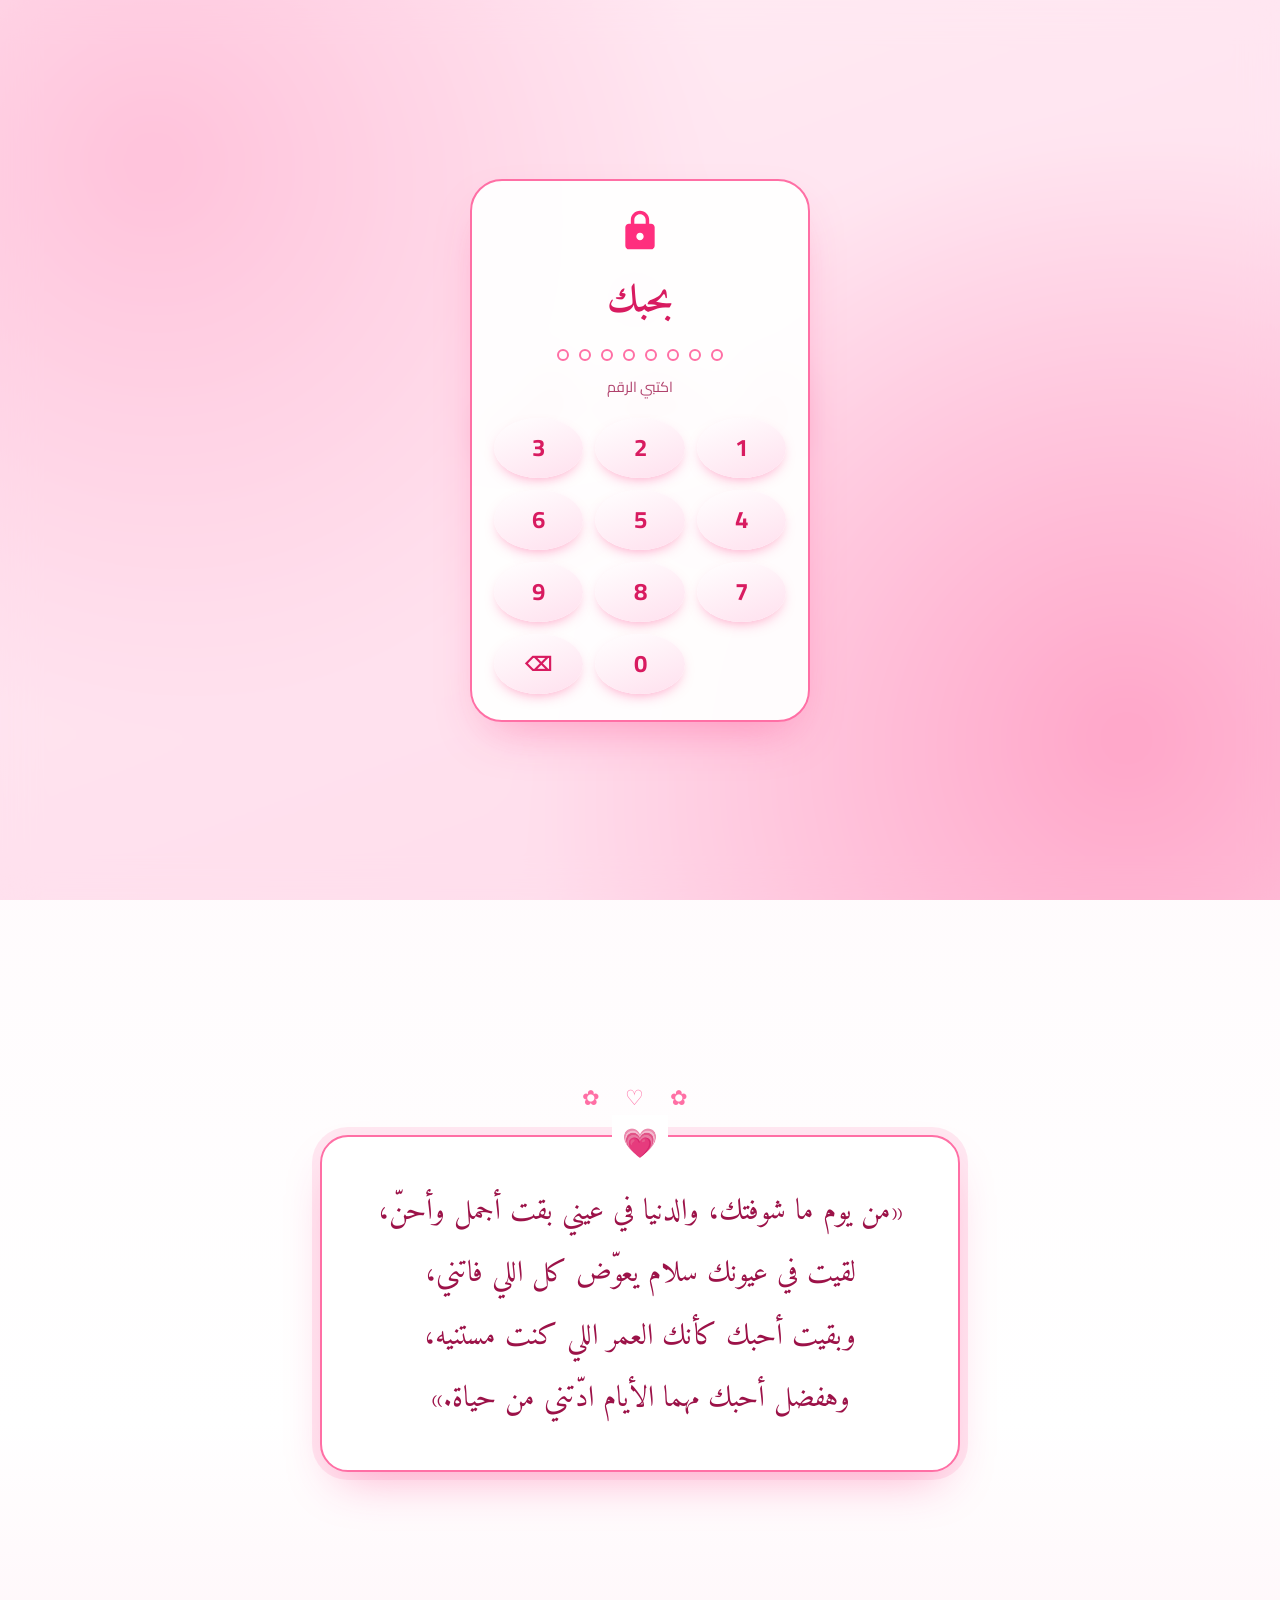
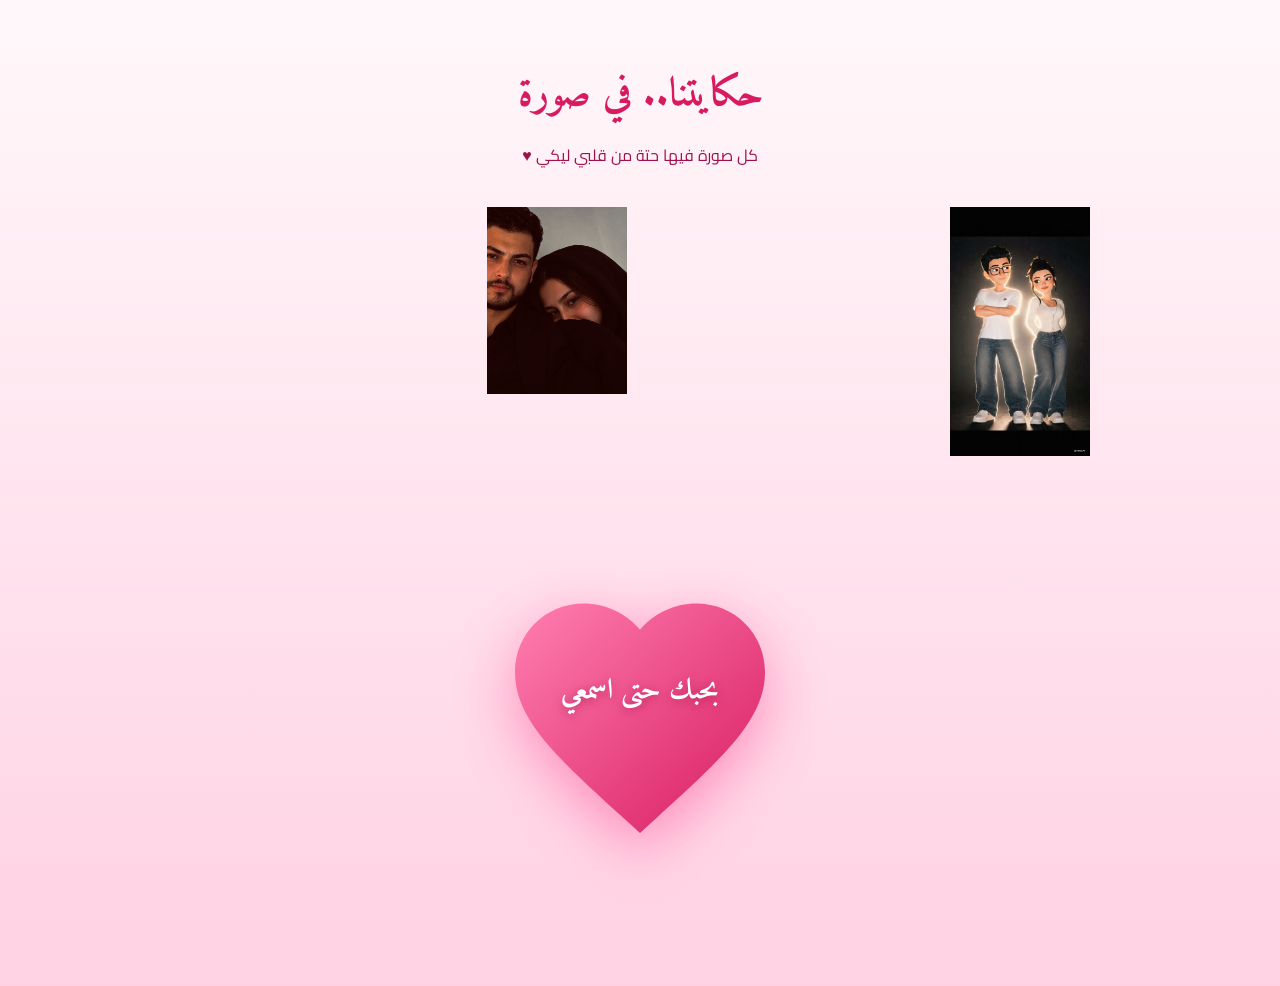
<file: index.html>
<!DOCTYPE html>
<html lang="ar" dir="rtl">

<head>
<meta charset="UTF-8">
<meta name="viewport" content="width=device-width, initial-scale=1">

<title>إلى مالك قلبي</title>

<meta name="description" content="إلى مالك قلبي وقرة عيني">

<link href="https://fonts.googleapis.com/css2?family=Amiri:wght@400;700&family=Cairo:wght@400;700;900&display=swap" rel="stylesheet">

<script>
document.documentElement.classList.add('js', 'locked');
</script>

<style>

:root {
  --white: #ffffff;
  --cream: #fff5f9;
  --blush: #ffd1e3;
  --rose: #ff6fa5;
  --hot: #ff2e7e;
  --magenta: #d81b60;
  --deep: #9c1248;
  --text: #5a0d2e;
  --shadow: 0 22px 50px -18px rgba(255,46,126,.4);
}

* {
  box-sizing: border-box;
  margin: 0;
  padding: 0;
}

html {
  scroll-behavior: smooth;
}

html.locked {
  overflow: hidden;
}

body {
  font-family: "Cairo", sans-serif;
  color: var(--text);
  background: linear-gradient(
    180deg,
    #fff5f9,
    #ffffff 55%,
    #ffd1e3
  );
  min-height: 100vh;
  overflow-x: hidden;
}

/* ================= HERO ================= */

.hero {
  position: relative;
  min-height: 100vh;
  min-height: 100svh;
  display: grid;
  place-items: center;
  text-align: center;
  padding: 48px 16px;
  overflow: hidden;

  background:
    radial-gradient(
      circle at 12% 18%,
      #ffb3d1 0,
      transparent 42%
    ),
    radial-gradient(
      circle at 88% 82%,
      #ff7fb0 0,
      transparent 45%
    ),
    linear-gradient(
      160deg,
      #ffffff 0%,
      #ffe0ee 100%
    );
}

.hearts-layer {
  position: absolute;
  inset: 0;
  overflow: hidden;
  pointer-events: none;
}

.float-heart {
  position: absolute;
  bottom: -60px;
  line-height: 1;
  opacity: .6;
  animation: rise linear infinite;
}

@keyframes rise {
  to {
    transform: translateY(-115vh) rotate(25deg);
  }
}

.hero-content {
  position: relative;
  z-index: 1;
}

.crown {
  display: inline-block;
  font-size: 2.6rem;
  color: var(--hot);
  animation: beat 1.6s ease-in-out infinite;
}

.hero h1 {
  font-family: "Amiri", serif;
  font-size: clamp(2.1rem, 8vw, 4.4rem);
  font-weight: 700;
  line-height: 1.6;
  color: var(--magenta);
  text-shadow: 0 4px 18px rgba(255,46,126,.25);
  margin-top: 8px;
}

.hero h1 span {
  color: var(--hot);
}

.scroll-hint {
  margin-top: 36px;
  font-size: 1rem;
  color: var(--deep);
  animation: bob 2s ease-in-out infinite;
}

@keyframes bob {
  0%, 100% {
    transform: translateY(0);
  }

  50% {
    transform: translateY(8px);
  }
}

@keyframes beat {
  0%, 100% {
    transform: scale(1);
  }

  15% {
    transform: scale(1.12);
  }

  30% {
    transform: scale(1);
  }

  45% {
    transform: scale(1.08);
  }
}

/* ================= LETTER ================= */

.letter {
  min-height: 80vh;
  display: grid;
  align-content: center;
  justify-items: center;
  gap: 18px;
  padding: 80px 16px 50px;
}

.ornament {
  color: var(--rose);
  font-size: 1.3rem;
  letter-spacing: .5em;
}

.quote-card {
  position: relative;
  width: 100%;
  max-width: 640px;
  padding: 44px 28px 40px;
  background: var(--white);
  border: 2px solid var(--rose);
  border-radius: 28px;

  box-shadow:
    0 0 0 8px rgba(255,111,165,.15),
    var(--shadow);

  text-align: center;
}

.quote-card::before {
  content: "💗";
  position: absolute;
  top: -22px;
  left: 50%;
  transform: translateX(-50%);
  font-size: 1.8rem;
  background: var(--white);
  padding: 0 10px;
}

.quote-card p {
  font-family: "Amiri", serif;
  font-size: clamp(1.35rem, 4.6vw, 1.85rem);
  line-height: 2.1;
  color: var(--deep);
}

/* ================= GALLERY ================= */

.gallery {
  padding: 40px 16px 90px;
  display: grid;
  justify-items: center;
  gap: 22px;
}

.gallery-title {
  font-family: "Amiri", serif;
  font-size: clamp(1.8rem, 6vw, 2.5rem);
  color: var(--magenta);
  text-align: center;
}

.gallery-subtitle {
  margin-top: -12px;
  text-align: center;
  color: var(--deep);
  font-size: 1rem;
}

.photo-grid {
  width: min(900px, 100%);
  display: grid;
  grid-template-columns: repeat(2, minmax(0, 1fr));
  gap: 26px;
  align-items: start;
  margin-top: 15px;
}

.photo-card {
  position: relative;
  background: white;
  padding: 10px 10px 18px;

  border: 1px solid #ffb3d1;
  border-radius: 24px;

  box-shadow: var(--shadow);

  overflow: hidden;
  transition: transform .4s ease;
}

.photo-card:hover {
  transform: translateY(-6px);
}

.photo-card:nth-child(2) {
  margin-top: 45px;
}

.photo-card img {
  display: block;
  width: 100%;
  height: auto;
  max-height: 720px;

  object-fit: contain;

  border-radius: 16px;
  background: #fff5f9;
}

.photo-caption {
  font-family: "Amiri", serif;
  text-align: center;
  color: var(--deep);
  font-size: 1.25rem;
  line-height: 1.8;
  padding: 12px 6px 0;
}

/* ================= REVEAL ================= */

.js .reveal {
  opacity: 0;
  transform: translateY(35px);

  transition:
    opacity 1s ease,
    transform 1s ease;
}

.js .reveal.show {
  opacity: 1;
  transform: none;
}

/* ================= HEART ================= */

.heart-section {
  display: flex;
  justify-content: center;
  padding: 20px 16px 120px;
}

.heart-link {
  position: relative;
  display: block;
  width: min(300px, 80vw);
  aspect-ratio: 1;

  color: white;
  text-decoration: none;

  -webkit-tap-highlight-color: transparent;

  transition: transform .3s ease;
}

.heart-link:hover,
.heart-link:focus-visible {
  transform: scale(1.06);
  outline: none;
}

.heart-svg {
  display: block;
  width: 100%;
  height: 100%;

  filter: drop-shadow(
    0 18px 30px rgba(255,46,126,.45)
  );

  animation: beat 1.6s ease-in-out infinite;
}

.heart-text {
  position: absolute;
  inset: 0;

  display: grid;
  place-items: center;

  padding: 0 20% 16%;

  font-family: "Amiri", serif;
  font-weight: 700;
  font-size: clamp(1.3rem, 4.8vw, 1.8rem);
  line-height: 1.5;

  text-align: center;

  text-shadow: 0 2px 10px rgba(156,18,72,.55);
}

/* ================= LOCK ================= */

.lock {
  position: fixed;
  inset: 0;
  z-index: 1000;

  display: none;
  align-items: center;
  justify-content: center;

  padding: 16px;

  background: rgba(255,214,230,.45);

  -webkit-backdrop-filter: blur(18px);
  backdrop-filter: blur(18px);

  transition: opacity .8s ease, visibility .8s;
}

.js .lock {
  display: flex;
}

.lock.open {
  opacity: 0;
  visibility: hidden;
  pointer-events: none;
}

.lock-card {
  width: min(340px, 100%);
  padding: 28px 22px 26px;

  text-align: center;

  background: rgba(255,255,255,.94);
  border: 2px solid var(--rose);
  border-radius: 32px;

  box-shadow: var(--shadow);
}

.lock-card.shake {
  animation: shake .45s;
}

@keyframes shake {
  0%, 100% {
    transform: translateX(0);
  }

  20% {
    transform: translateX(-10px);
  }

  40% {
    transform: translateX(10px);
  }

  60% {
    transform: translateX(-8px);
  }

  80% {
    transform: translateX(8px);
  }
}

.lock-icon {
  width: 44px;
  height: 44px;
  fill: var(--hot);
}

.lock-card h2 {
  font-family: "Amiri", serif;
  font-size: 2.4rem;
  color: var(--magenta);
  margin: 6px 0 14px;
}

.dots {
  display: flex;
  justify-content: center;
  gap: 10px;
  margin-bottom: 12px;
}

.dots span {
  width: 12px;
  height: 12px;
  border-radius: 50%;
  border: 2px solid var(--rose);
  transition: background .2s ease;
}

.dots span.on {
  background: var(--hot);
  border-color: var(--hot);
}

.lock-hint {
  font-size: .9rem;
  color: var(--deep);
  opacity: .8;
  margin-bottom: 18px;
}

.keypad {
  display: grid;
  grid-template-columns: repeat(3, 1fr);
  gap: 12px;
}

.key {
  height: 60px;

  border: none;
  border-radius: 50%;

  background: linear-gradient(
    160deg,
    #ffffff,
    #ffe0ee
  );

  color: var(--magenta);

  font: 700 1.5rem "Cairo", sans-serif;

  box-shadow: 0 6px 14px -6px rgba(255,46,126,.5);

  cursor: pointer;

  -webkit-tap-highlight-color: transparent;

  transition: transform .1s ease;
}

.key:active {
  transform: scale(.94);
}

.key:focus-visible {
  outline: 3px solid var(--rose);
  outline-offset: 2px;
}

.key.back {
  font-size: 1.2rem;
}

.spacer {
  visibility: hidden;
}

/* ================= MOBILE ================= */

@media (max-width: 600px) {

  .photo-grid {
    grid-template-columns: 1fr;
    max-width: 430px;
  }

  .photo-card:nth-child(2) {
    margin-top: 0;
  }

  .quote-card {
    padding: 38px 20px 30px;
  }

  .gallery {
    padding-top: 25px;
  }

  .photo-card img {
    max-height: none;
  }

}

/* ================= REDUCED MOTION ================= */

@media (prefers-reduced-motion: reduce) {

  *,
  *::before,
  *::after {
    animation: none !important;
    transition: none !important;
  }

  .js .reveal {
    opacity: 1;
    transform: none;
  }

}

</style>
</head>

<body>

<!-- ================= HERO ================= -->

<section class="hero">

  <div class="hearts-layer" id="hearts" aria-hidden="true"></div>

  <div class="hero-content">

    <div class="crown" aria-hidden="true">♥</div>

    <h1>
      إلى مالك قلبي<br>
      <span>وقرة عيني</span>
    </h1>

    <p class="scroll-hint">
      ↓ انزلي لتحت
    </p>

  </div>

</section>

<main>

<!-- ================= LETTER ================= -->

<section class="letter">

  <p class="ornament" aria-hidden="true">
    ✿ ♡ ✿
  </p>

  <div class="quote-card reveal" id="quote">

    <p>
      «من يوم ما شوفتك، والدنيا في عيني بقت أجمل وأحنّ،
      <br>
      لقيت في عيونك سلام يعوّض كل اللي فاتني،
      <br>
      وبقيت أحبك كأنك العمر اللي كنت مستنيه،
      <br>
      وهفضل أحبك مهما الأيام ادّتني من حياة.»
    </p>

  </div>

</section>

<!-- ================= PHOTOS ================= -->

<section class="gallery">

  <h2 class="gallery-title">
    حكايتنا.. في صورة
  </h2>

  <p class="gallery-subtitle">
    كل صورة فيها حتة من قلبي ليكي ♥
  </p>

  
<div class="photo-grid">

  <img
    src="./IMG-20261027-WA0009.jpg"
    alt="بحبك"
    loading="lazy"
    style="width: 140px !important; height: auto !important;"
  >

  <img
    src="./IMG-20261027-WA0011.jpg"
    alt="والله بحبك"
    loading="lazy"
    style="width: 140px !important; height: auto !important;"
  >

</div>


</section>

<!-- ================= HEART / SONG ================= -->

<section class="heart-section">

  <a
    class="heart-link"
    href="https://youtu.be/OgVJKSOmp5Q?si=PxIXKhJ4H2Pkjo73"
    target="_blank"
    rel="noopener noreferrer"
    aria-label="اضغطي لسماع الأغنية"
  >

    <svg
      class="heart-svg"
      viewBox="0 0 24 24"
      aria-hidden="true"
    >

      <defs>

        <linearGradient
          id="heartGrad"
          x1="0"
          y1="0"
          x2="1"
          y2="1"
        >

          <stop offset="0" stop-color="#ff7fb0"/>
          <stop offset="1" stop-color="#d81b60"/>

        </linearGradient>

      </defs>

      <path
        fill="url(#heartGrad)"
        d="M12 21.35l-1.45-1.32C5.4 15.36 2 12.28 2 8.5
        2 5.42 4.42 3 7.5 3c1.74 0 3.41.81 4.5 2.09
        C13.09 3.81 14.76 3 16.5 3
        19.58 3 22 5.42 22 8.5
        c0 3.78-3.4 6.86-8.55 11.54L12 21.35z"
      />

    </svg>

    <span class="heart-text">
      بحبك حتى اسمعي
    </span>

  </a>

</section>

</main>

<!-- ================= LOCK ================= -->

<div
  class="lock"
  id="lock"
  role="dialog"
  aria-modal="true"
  aria-labelledby="lockTitle"
>

  <div class="lock-card" id="lockCard">

    <svg
      class="lock-icon"
      viewBox="0 0 24 24"
      aria-hidden="true"
    >

      <path d="M18 8h-1V6c0-2.76-2.24-5-5-5S7 3.24 7 6v2H6
      c-1.1 0-2 .9-2 2v10c0 1.1.9 2 2 2h12
      c1.1 0 2-.9 2-2V10c0-1.1-.9-2-2-2zm-6 9c-1.1 0-2-.9-2-2s.9-2 2-2 2 .9 2 2-.9 2-2 2zm3.1-9H8.9V6
      c0-1.71 1.39-3.1 3.1-3.1 1.71 0 3.1 1.39 3.1 3.1v2z"/>

    </svg>

    <h2 id="lockTitle">
      بحبك
    </h2>

    <div class="dots" id="dots" aria-hidden="true">

      <span></span>
      <span></span>
      <span></span>
      <span></span>
      <span></span>
      <span></span>
      <span></span>
      <span></span>

    </div>

    <p class="lock-hint">
      اكتبي الرقم
    </p>

    <div class="keypad" id="keypad">

      <button class="key" type="button" data-key="1">1</button>
      <button class="key" type="button" data-key="2">2</button>
      <button class="key" type="button" data-key="3">3</button>

      <button class="key" type="button" data-key="4">4</button>
      <button class="key" type="button" data-key="5">5</button>
      <button class="key" type="button" data-key="6">6</button>

      <button class="key" type="button" data-key="7">7</button>
      <button class="key" type="button" data-key="8">8</button>
      <button class="key" type="button" data-key="9">9</button>

      <span class="spacer"></span>

      <button class="key" type="button" data-key="0">0</button>

      <button
        class="key back"
        type="button"
        data-key="back"
        aria-label="مسح"
      >
        ⌫
      </button>

    </div>

  </div>

</div>

<!-- ================= JAVASCRIPT ================= -->

<script>

(function() {

  // الباسورد الجديد
  const CODE = "14102008";

  const html = document.documentElement;

  const lock = document.getElementById("lock");

  const card = document.getElementById("lockCard");

  const keypad = document.getElementById("keypad");

  const dots = document.querySelectorAll(".dots span");

  let input = "";

  let busy = false;


  // ================= FLOATING HEARTS =================

  const layer = document.getElementById("hearts");

  const colors = [
    "#ff2e7e",
    "#ff6fa5",
    "#ffb3d1",
    "#d81b60",
    "#ffffff"
  ];

  const reduceMotion = window.matchMedia(
    "(prefers-reduced-motion: reduce)"
  ).matches;


  if (layer && !reduceMotion) {

    for (let i = 0; i < 20; i++) {

      const heart = document.createElement("span");

      heart.className = "float-heart";

      heart.textContent = "♥";

      heart.style.left =
        Math.random() * 100 + "%";

      heart.style.fontSize =
        14 + Math.random() * 28 + "px";

      heart.style.color =
        colors[i % colors.length];

      heart.style.animationDuration =
        7 + Math.random() * 9 + "s";

      heart.style.animationDelay =
        -Math.random() * 14 + "s";

      layer.appendChild(heart);

    }

  }


  // ================= REVEAL ON SCROLL =================

  const revealEls = document.querySelectorAll(".reveal");

  if ("IntersectionObserver" in window) {

    const observer = new IntersectionObserver(
      function(entries, obs) {

        entries.forEach(function(entry) {

          if (entry.isIntersecting) {

            entry.target.classList.add("show");

            obs.unobserve(entry.target);

          }

        });

      },
      {
        threshold: 0.18
      }
    );

    revealEls.forEach(function(el) {

      observer.observe(el);

    });

  } else {

    revealEls.forEach(function(el) {

      el.classList.add("show");

    });

  }


  // ================= UPDATE PASSWORD DOTS =================

  function render() {

    dots.forEach(function(dot, i) {

      dot.classList.toggle(
        "on",
        i < input.length
      );

    });

  }


  // ================= UNLOCK WEBSITE =================

  function unlock() {

    lock.classList.add("open");

    html.classList.remove("locked");

  }


  // ================= CHECK PASSWORD =================

  function check() {

    if (input === CODE) {

      unlock();

      return;

    }

    busy = true;

    card.classList.add("shake");

    setTimeout(function() {

      card.classList.remove("shake");

      input = "";

      render();

      busy = false;

    }, 500);

  }


  // ================= PRESS KEYPAD =================

  function press(key) {

    if (
      busy ||
      lock.classList.contains("open")
    ) {
      return;
    }


    // زر المسح

    if (key === "back") {

      input = input.slice(0, -1);

      render();

      return;

    }


    // منع إدخال أكثر من 8 أرقام

    if (input.length >= CODE.length) {
      return;
    }


    input += key;

    render();


    // فحص الباسورد بعد إدخال 8 أرقام

    if (input.length === CODE.length) {

      check();

    }

  }


  // ================= KEYPAD BUTTONS =================

  keypad.addEventListener("click", function(e) {

    const btn = e.target.closest(".key");

    if (btn) {

      press(
        btn.getAttribute("data-key")
      );

    }

  });


  // ================= KEYBOARD SUPPORT =================

  document.addEventListener("keydown", function(e) {

    if (/^[0-9]$/.test(e.key)) {

      press(e.key);

    }

    else if (e.key === "Backspace") {

      press("back");

    }

  });

})();

</script>

</body>
</html>
</file>
